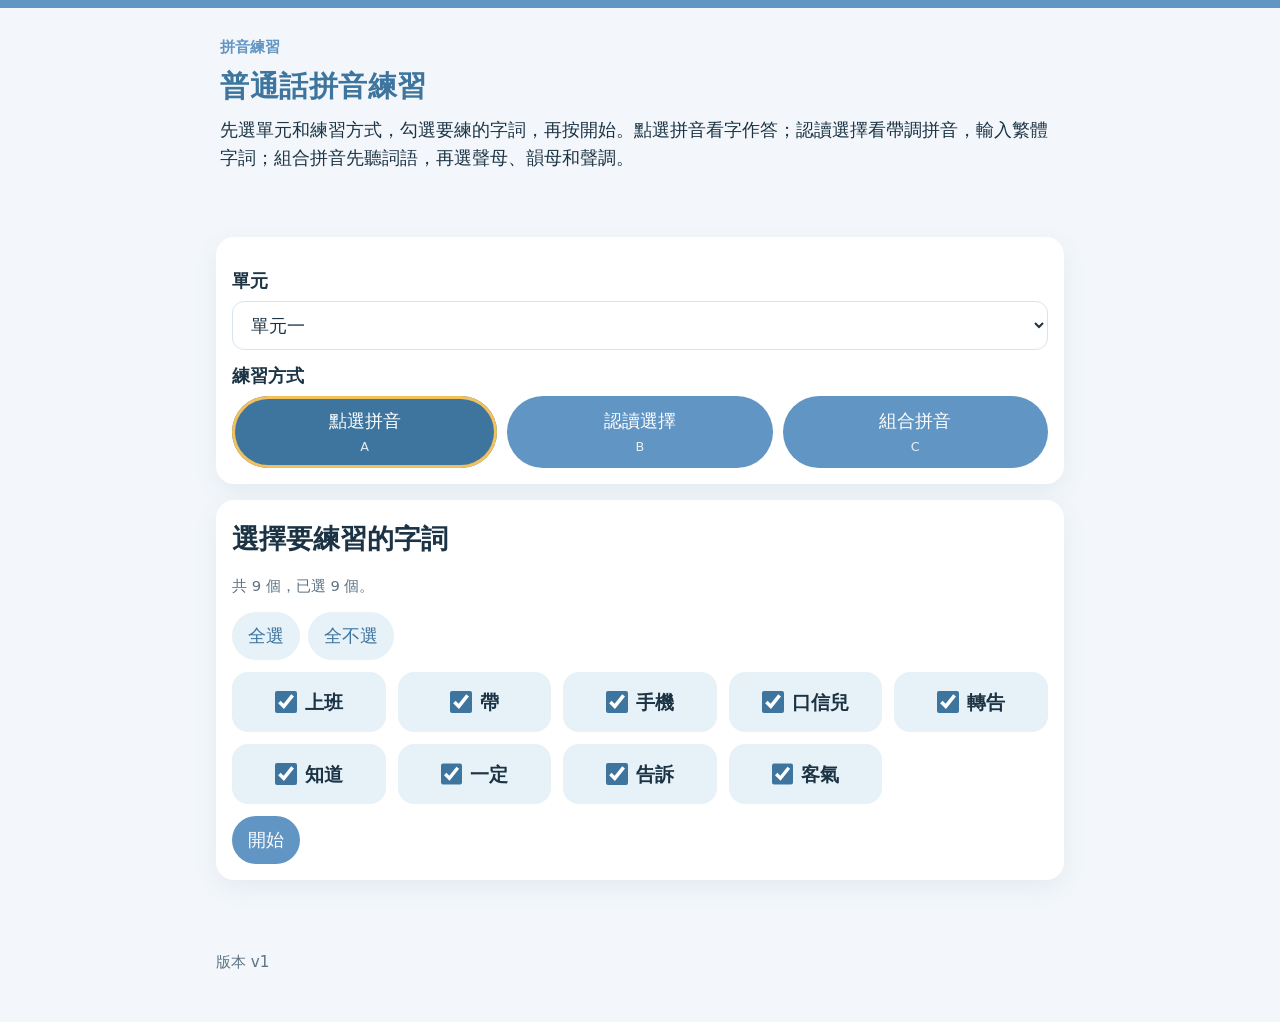
<file: index.html>
<!DOCTYPE html>
<html lang="zh-Hant">
<head>
  <meta charset="utf-8">
  <meta name="viewport" content="width=device-width, initial-scale=1">
  <meta name="theme-color" content="#6095C4">
  <meta name="description" content="給小朋友的普通話拼音練習。看字選拼音、看拼音寫繁體字，或聽詞語選聲母、韻母和聲調。">
  <title>普通話拼音練習</title>
  <link rel="manifest" href="manifest.webmanifest">
  <link rel="icon" href="icons/icon-192.png">
  <link rel="apple-touch-icon" href="icons/apple-touch-icon.png">
  <link rel="stylesheet" href="styles.css">
</head>
<body>
  <header class="site-header">
    <p class="eyebrow">拼音練習</p>
    <h1>普通話拼音練習</h1>
    <p>先選單元和練習方式，勾選要練的字詞，再按開始。點選拼音看字作答；認讀選擇看帶調拼音，輸入繁體字詞；組合拼音先聽詞語，再選聲母、韻母和聲調。</p>
  </header>
  <main>
    <p id="status" class="status" role="status">載入中…</p>
    <div id="practice-root"></div>
  </main>
  <footer class="site-footer">
    <p>版本 v1</p>
  </footer>
  <noscript><p>請啟用 JavaScript 才能練習。</p></noscript>
  <script src="js/config.js"></script>
  <script src="js/pinyin-tables.js"></script>
  <script src="js/grade.js"></script>
  <script src="js/syllable-picker.js"></script>
  <script src="js/units.js"></script>
  <script src="js/sessions.js"></script>
  <script src="js/tts.js"></script>
  <script src="js/modes/a.js"></script>
  <script src="js/modes/b.js"></script>
  <script src="js/modes/c.js"></script>
  <script src="js/app.js"></script>
</body>
</html>
</file>
<file: styles.css>
:root {
  --bg: #f3f7fb;
  --card: #ffffff;
  --ink: #1b3344;
  --muted: #5d7384;
  --line: #d7e4ee;
  --accent: #6095c4;
  --accent-deep: #3e759f;
  --soft: #e7f1f8;
  --bad: #9f2d2d;
  --shadow: 0 8px 24px rgba(48, 90, 120, 0.08);
  --radius: 18px;
  --max: 880px;
}

* { box-sizing: border-box; }

html, body { margin: 0; }

body {
  /* 文泉驛微米黑把 ǐ、ǎ 這類第三聲做成空字形，會把 nǐ hǎo 畫成 n h o。拉丁字型要排在它前面。 */
  font-family: "PingFang TC", "Noto Sans TC", "Microsoft JhengHei", "Noto Sans", "DejaVu Sans", "WenQuanYi Micro Hei", sans-serif;
  color: var(--ink);
  background: var(--bg);
  line-height: 1.55;
  font-size: 18px;
  border-top: 8px solid var(--accent);
}

a { color: inherit; }

.site-header {
  max-width: var(--max);
  margin: 0 auto;
  padding: 28px 20px 8px;
}

.site-header h1,
.site-header p { margin: 0; }

.site-header h1 { font-size: 1.8rem; letter-spacing: 0.02em; color: var(--accent-deep); }

.site-header .eyebrow {
  margin-bottom: 4px;
  color: var(--accent);
  font-weight: 700;
  font-size: 0.95rem;
}

.site-header p:last-child { margin-top: 8px; }

.site-header a { color: var(--accent-deep); }

main {
  max-width: var(--max);
  margin: 0 auto;
  padding: 20px 16px 40px;
}

.site-footer {
  max-width: var(--max);
  margin: 0 auto;
  padding: 0 16px 32px;
  color: var(--muted);
  font-size: 0.95rem;
}

.card {
  background: var(--card);
  border-radius: var(--radius);
  box-shadow: var(--shadow);
  padding: 18px 16px 16px;
  margin-bottom: 16px;
}

.card h2, .card h3 { margin: 0 0 8px; }

.card h3 { margin-top: 16px; font-size: 1.05rem; }

.card h4 {
  margin: 12px 0 6px;
  color: var(--muted);
  font-size: 0.92rem;
  font-weight: 650;
}

label, .field-label {
  display: block;
  font-weight: 700;
  margin: 12px 0 6px;
}

input, textarea, select, button { font: inherit; }

input, textarea, select {
  width: 100%;
  padding: 12px 14px;
  border-radius: 12px;
  border: 1px solid var(--line);
  background: #fff;
  color: var(--ink);
}

textarea { min-height: 96px; resize: vertical; }

button {
  background: var(--accent);
  color: #fff;
  border: 0;
  border-radius: 999px;
  min-height: 48px;
  padding: 10px 16px;
  cursor: pointer;
}

button:hover { background: var(--accent-deep); }

button.secondary {
  background: var(--soft);
  color: var(--accent-deep);
}

button.danger {
  background: #fff;
  color: var(--bad);
  box-shadow: inset 0 0 0 1px #f0c9c6;
}

button.text-button {
  background: transparent;
  color: var(--ink);
  border-radius: 12px;
  text-align: left;
  padding-left: 8px;
  padding-right: 8px;
}

button.text-button.current {
  background: var(--soft);
  color: var(--accent-deep);
}

button[aria-pressed="true"] {
  background: var(--accent-deep);
  box-shadow: inset 0 0 0 3px #f3c15b;
}

.modes {
  display: grid;
  grid-template-columns: repeat(3, 1fr);
  gap: 10px;
}

.modes button {
  display: flex;
  flex-direction: column;
  align-items: center;
  justify-content: center;
  gap: 2px;
  min-height: 72px;
}

.modes small { font-size: 0.8rem; opacity: 0.85; }

.actions {
  display: flex;
  flex-wrap: wrap;
  gap: 8px;
  margin-top: 12px;
}

.soon {
  display: inline-block;
  margin: 0 0 8px;
  padding: 4px 10px;
  border-radius: 999px;
  background: #fff6e8;
  color: #8a5a12;
  font-weight: 700;
}

.prompt { font-size: 1.25rem; font-weight: 700; }

.hint, .alt { color: var(--muted); font-size: 0.92rem; }

.preview {
  background: var(--soft);
  border-radius: 12px;
  padding: 10px 12px;
  min-height: 1.2em;
}

.status { min-height: 1.4em; margin: 0 0 12px; }

.status.bad { color: var(--bad); font-weight: 700; }

.word-list {
  display: grid;
  grid-template-columns: repeat(auto-fill, minmax(132px, 1fr));
  gap: 12px;
  list-style: none;
  padding: 0;
  margin: 12px 0 0;
}

.word-card {
  background: var(--soft);
  border-radius: 16px;
  padding: 8px 8px;
  text-align: center;
  display: flex;
  flex-direction: column;
  gap: 2px;
}

.han { font-size: 1.2rem; font-weight: 750; line-height: 1.2; }

.py { color: var(--accent-deep); font-size: 1.05rem; }

.word-pick {
  display: flex;
  align-items: center;
  justify-content: center;
  gap: 8px;
  margin: 0;
  min-height: 44px;
  cursor: pointer;
  font-weight: 750;
}

.word-pick input[type="checkbox"] {
  width: 1.35rem;
  height: 1.35rem;
  margin: 0;
  padding: 0;
  flex: 0 0 auto;
  accent-color: var(--accent-deep);
}

.piper-downloads { margin: 8px 0; }

.piper-download {
  display: flex;
  flex-wrap: wrap;
  align-items: center;
  gap: 8px;
  margin-bottom: 8px;
}

.piper-download .hint { margin: 0; flex: 1 1 180px; }

.piper-download button { min-height: 44px; }

.chips { display: flex; flex-wrap: wrap; gap: 8px; }

.chip {
  background: var(--soft);
  border-radius: 999px;
  padding: 6px 12px;
}

.row {
  display: flex;
  justify-content: space-between;
  gap: 12px;
  align-items: center;
  padding: 8px 0;
  border-bottom: 1px solid var(--line);
}

.stack { margin-top: 8px; }

.login-card { max-width: 420px; }

summary { cursor: pointer; font-weight: 750; }

:focus-visible {
  outline: 3px solid #f3c15b;
  outline-offset: 2px;
}

.practice-han {
  /* 行高用 em，字放大時空隙跟著長，避免大字畫進行底的音節格。 */
  margin: 0.2em 0 0;
  padding-bottom: 0.42em;
  text-align: center;
  font-size: 3.2rem;
  font-weight: 750;
  letter-spacing: 0.08em;
  line-height: 1.45;
}

.practice-han .current-char {
  color: var(--accent-deep);
  border-bottom: 4px solid #f3c15b;
}

.syllable { margin: 0; font-weight: 750; }

.picker-block h3 { margin: 16px 0 8px; }

.practice-progress { margin: 0.85em 0 2em; }

.picker-block h4 {
  margin: 0 0 6px;
  font-size: 1rem;
  text-align: center;
}

.shengmu-groups {
  display: flex;
  flex-direction: column;
  align-items: flex-start;
  gap: 10px;
}

.shengmu-groups .chips {
  display: grid;
  grid-auto-flow: column;
  grid-auto-columns: 52px;
  align-items: center;
  justify-content: start;
  gap: 8px;
}

.shengmu-groups button.pick {
  width: 52px;
  height: 52px;
  min-width: 52px;
  max-width: 52px;
  min-height: 52px;
  max-height: 52px;
  padding: 0;
  border-radius: 50%;
  justify-self: center;
  display: inline-flex;
  align-items: center;
  justify-content: center;
  line-height: 1;
  white-space: nowrap;
}

.yunmu-grid {
  display: grid;
  grid-template-columns: repeat(4, minmax(0, 1fr));
  gap: 10px;
}

.yunmu-col .chips {
  flex-direction: column;
  align-items: stretch;
}

.yunmu-col button.pick { width: 100%; }

button.pick {
  background: var(--soft);
  color: var(--ink);
  min-height: 44px;
  padding: 8px 14px;
}

button.pick:hover { background: #d5e8f4; }

button.pick[aria-pressed="true"],
button.pick[aria-pressed="true"]:hover {
  background: var(--accent-deep);
  color: #fff;
}

button:disabled {
  opacity: 0.45;
  cursor: not-allowed;
}

.feedback {
  font-size: 1.2rem;
  font-weight: 750;
}

.feedback.good { color: #1d6b45; }

.feedback.bad { color: var(--bad); }

.practice-actions {
  position: sticky;
  bottom: 0;
  margin-top: 12px;
  padding: 12px 0 4px;
  background: var(--card);
}

.slots {
  display: flex;
  flex-wrap: wrap;
  justify-content: center;
  gap: 8px;
  margin: 22px 0 12px;
}

button.slot {
  background: var(--soft);
  color: var(--ink);
  min-width: 72px;
  min-height: 72px;
  border-radius: 16px;
  display: flex;
  flex-direction: column;
  align-items: center;
  justify-content: center;
  gap: 2px;
}

button.slot:hover { background: #d5e8f4; color: var(--ink); }

button.slot.current,
button.slot[aria-pressed="true"] {
  box-shadow: inset 0 0 0 3px var(--accent-deep);
}

.slot-han { font-size: 1.5rem; font-weight: 750; line-height: 1.1; }

.slot-py { font-size: 0.95rem; color: var(--accent-deep); }

.erhua-row {
  display: flex;
  justify-content: center;
  margin: 4px 0 8px;
}

button.erhua-toggle { min-width: 5.5rem; }

.listen-panel {
  display: flex;
  flex-direction: column;
  align-items: center;
  gap: 8px;
  margin: 8px 0 12px;
}

.listen-option {
  display: flex;
  flex-wrap: wrap;
  justify-content: center;
  align-items: center;
  gap: 8px;
}

.listen-option-label {
  font-weight: 750;
}

.reveal-py {
  margin: 0 0 8px;
  text-align: center;
  font-size: 1.4rem;
  font-weight: 750;
  letter-spacing: 0.04em;
}

.practice-pinyin {
  margin: 4px 0 12px;
  text-align: center;
  font-size: 2rem;
  font-weight: 750;
  letter-spacing: 0.06em;
  color: var(--accent-deep);
}

.han-form label { margin-top: 0; }

.han-input {
  font-size: 1.6rem;
  text-align: center;
  min-height: 56px;
  letter-spacing: 0.08em;
}

@media (max-width: 640px) {
  .modes { grid-template-columns: 1fr; }
  .row { align-items: flex-start; flex-direction: column; }
  .yunmu-grid { grid-template-columns: repeat(2, minmax(0, 1fr)); }
  .practice-han { font-size: 2.6rem; }
  .practice-pinyin { font-size: 1.7rem; }
  .han-input { font-size: 1.35rem; }
}
</file>
